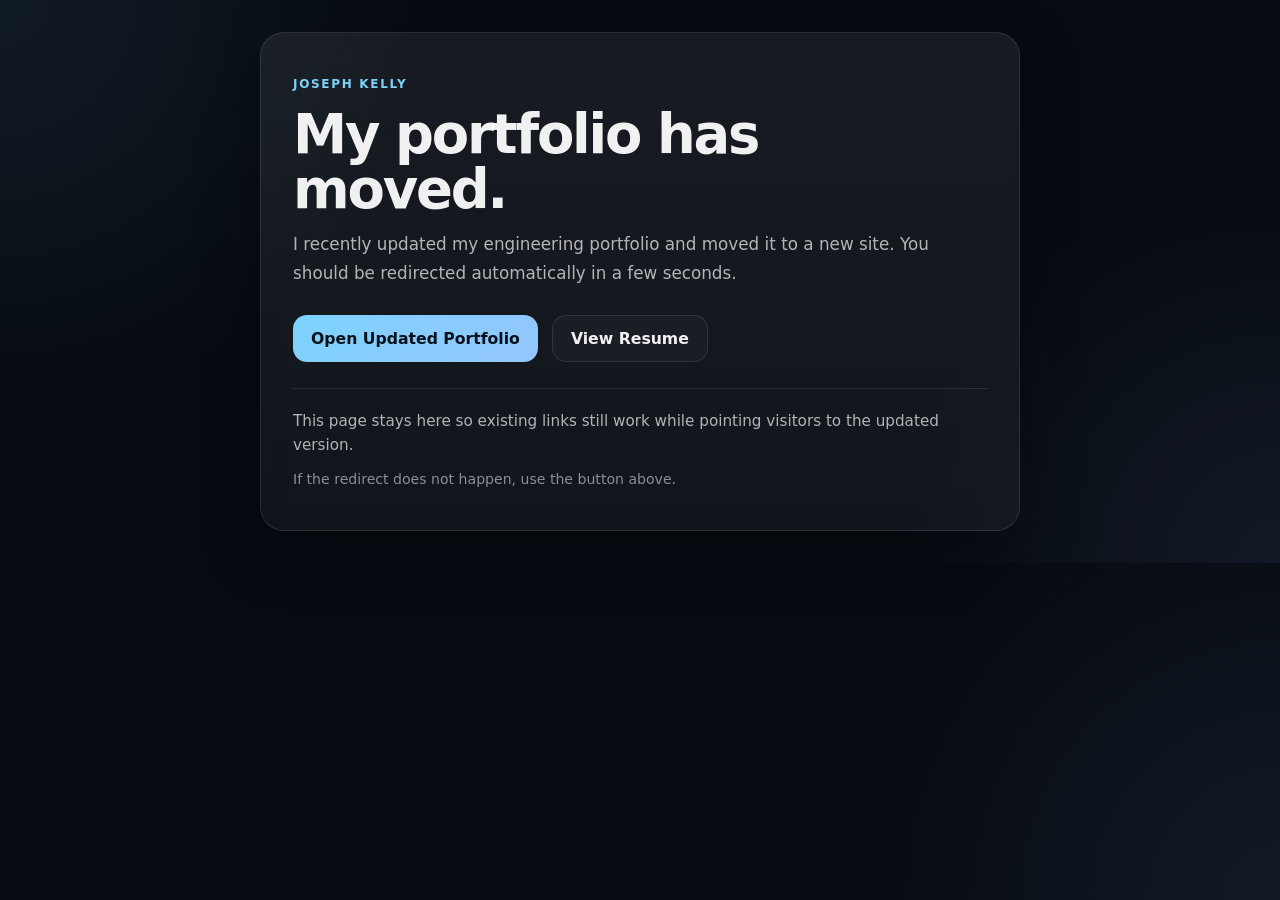
<file: index.html>
<!DOCTYPE html>
<html lang="en">
<head>
  <meta charset="UTF-8" />
  <meta name="viewport" content="width=device-width, initial-scale=1.0" />
  <title>Joseph Kelly | Portfolio</title>
  <meta http-equiv="refresh" content="3; url=https://v0-jgkelly356.vercel.app/" />
  <style>
    :root {
      --bg: #070b12;
      --panel: rgba(255,255,255,0.04);
      --panel-strong: rgba(255,255,255,0.07);
      --border: rgba(255,255,255,0.1);
      --text: rgba(255,255,255,0.94);
      --muted: rgba(255,255,255,0.68);
      --accent: #7dd3fc;
      --accent-2: #93c5fd;
      --shadow: 0 20px 60px rgba(0,0,0,0.35);
    }

    * {
      box-sizing: border-box;
    }

    html, body {
      margin: 0;
      padding: 0;
      min-height: 100%;
      font-family: Inter, ui-sans-serif, system-ui, -apple-system, BlinkMacSystemFont, "Segoe UI", sans-serif;
      background:
        radial-gradient(circle at top left, rgba(125, 211, 252, 0.08), transparent 30%),
        radial-gradient(circle at bottom right, rgba(147, 197, 253, 0.08), transparent 28%),
        var(--bg);
      color: var(--text);
    }

    body {
      display: flex;
      align-items: center;
      justify-content: center;
      padding: 32px 20px;
    }

    .card {
      width: 100%;
      max-width: 760px;
      background: linear-gradient(180deg, var(--panel-strong), var(--panel));
      border: 1px solid var(--border);
      border-radius: 24px;
      box-shadow: var(--shadow);
      padding: 40px 32px;
      backdrop-filter: blur(12px);
    }

    .eyebrow {
      display: inline-block;
      font-size: 12px;
      letter-spacing: 0.14em;
      text-transform: uppercase;
      color: var(--accent);
      margin-bottom: 16px;
      font-weight: 600;
    }

    h1 {
      margin: 0 0 12px 0;
      font-size: clamp(2rem, 5vw, 3.4rem);
      line-height: 1.02;
      letter-spacing: -0.04em;
    }

    p {
      margin: 0;
      color: var(--muted);
      font-size: 1.05rem;
      line-height: 1.7;
      max-width: 60ch;
    }

    .actions {
      display: flex;
      flex-wrap: wrap;
      gap: 14px;
      margin-top: 28px;
    }

    .btn {
      display: inline-flex;
      align-items: center;
      justify-content: center;
      text-decoration: none;
      border-radius: 14px;
      padding: 13px 18px;
      font-weight: 600;
      font-size: 0.98rem;
      transition: transform 0.18s ease, opacity 0.18s ease, border-color 0.18s ease, background 0.18s ease;
    }

    .btn:hover {
      transform: translateY(-1px);
    }

    .btn-primary {
      background: linear-gradient(135deg, var(--accent), var(--accent-2));
      color: #06111c;
    }

    .btn-secondary {
      background: rgba(255,255,255,0.03);
      color: var(--text);
      border: 1px solid var(--border);
    }

    .meta {
      margin-top: 26px;
      padding-top: 20px;
      border-top: 1px solid var(--border);
      color: var(--muted);
      font-size: 0.95rem;
      line-height: 1.6;
    }

    .meta a {
      color: var(--accent);
      text-decoration: none;
    }

    .meta a:hover {
      text-decoration: underline;
    }

    .small {
      margin-top: 10px;
      font-size: 0.88rem;
      color: rgba(255,255,255,0.52);
    }

    @media (max-width: 640px) {
      .card {
        padding: 28px 22px;
        border-radius: 20px;
      }

      p {
        font-size: 1rem;
      }

      .actions {
        flex-direction: column;
      }

      .btn {
        width: 100%;
      }
    }
  </style>
</head>
<body>
  <main class="card">
    <div class="eyebrow">Joseph Kelly</div>
    <h1>My portfolio has moved.</h1>
    <p>
      I recently updated my engineering portfolio and moved it to a new site. You should be redirected automatically in a few seconds.
    </p>

    <div class="actions">
      <a class="btn btn-primary" href="https://v0-jgkelly356.vercel.app/">Open Updated Portfolio</a>
      <a class="btn btn-secondary" href="/Joseph-Kelly-Resume.pdf">View Resume</a>
    </div>

    <div class="meta">
      This page stays here so existing links still work while pointing visitors to the updated version.
      <div class="small">
        If the redirect does not happen, use the button above.
      </div>
    </div>
  </main>
</body>
</html>
</file>
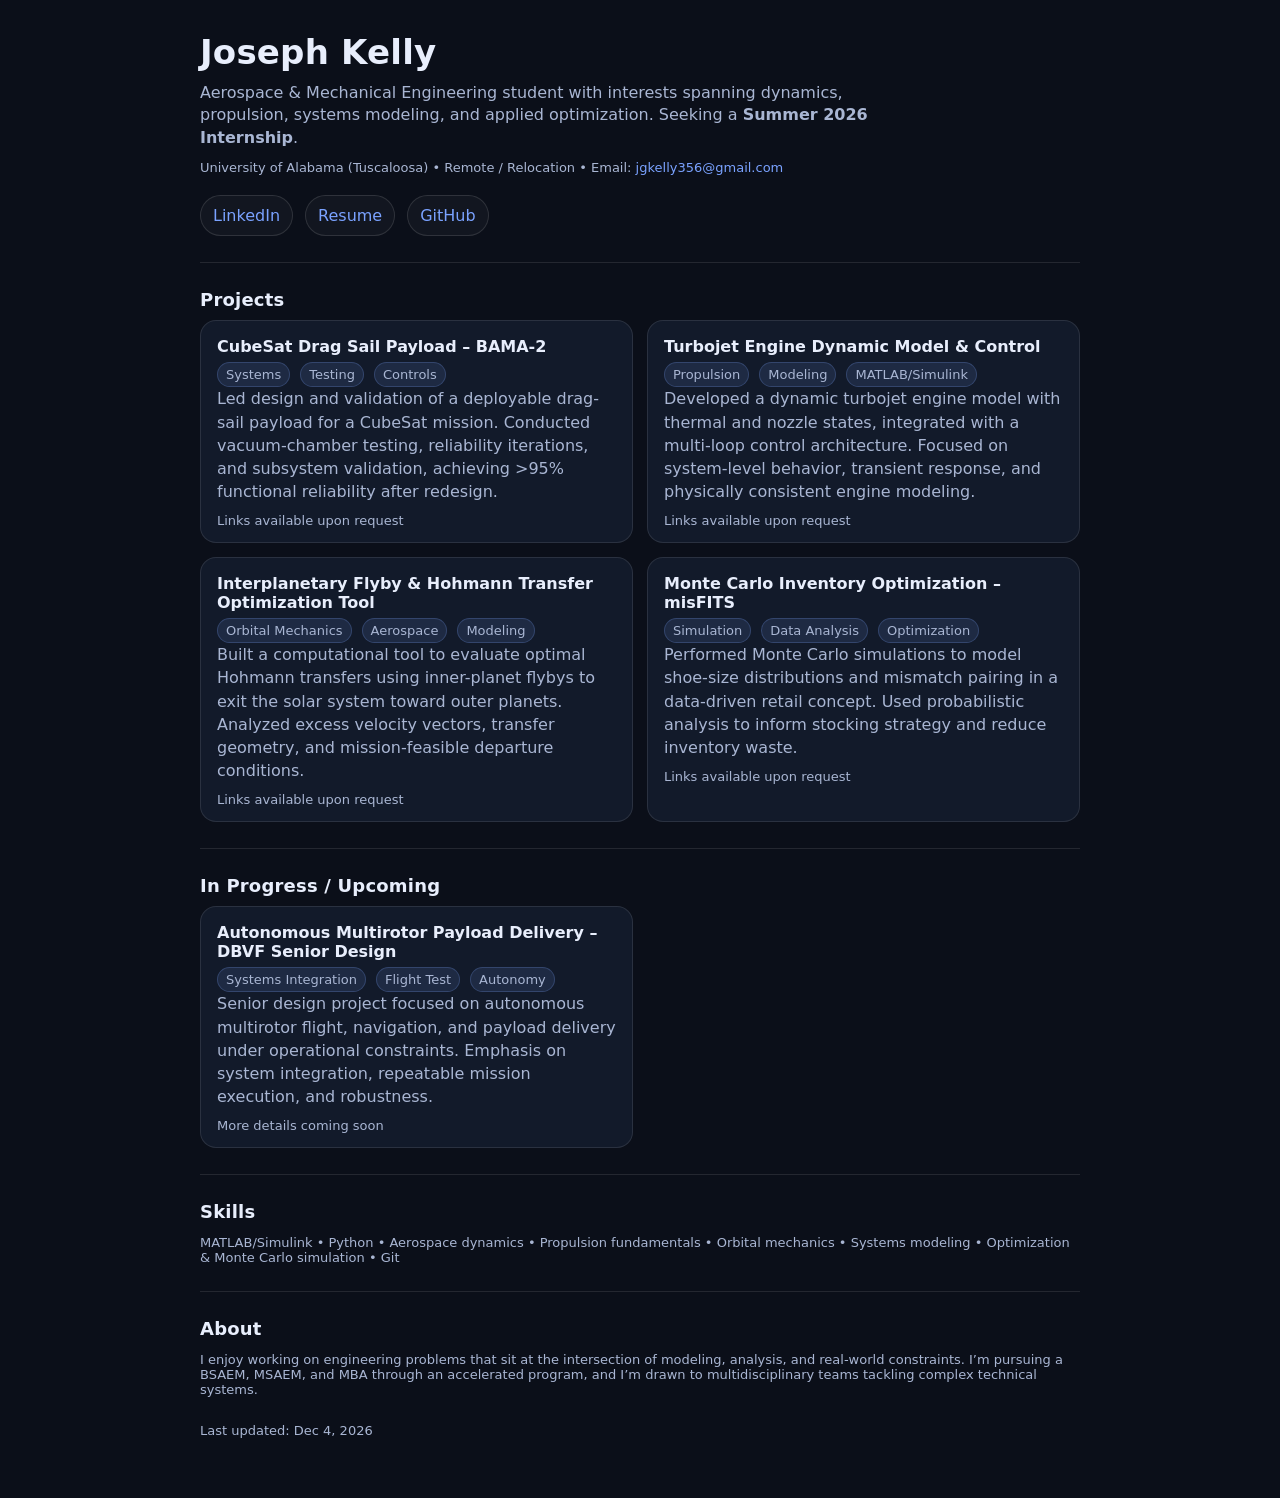
<file: indexold.html>
<!doctype html>
<html lang="en">
<head>
  <meta charset="utf-8" />
  <meta name="viewport" content="width=device-width, initial-scale=1" />
  <title>Joseph Kelly | Engineering Portfolio</title>
  <meta name="description" content="Engineering portfolio for Joseph Kelly." />
  <style>
    :root { --bg:#0b0f19; --card:#121a2a; --text:#e8eefc; --muted:#a9b6d3; --accent:#7aa2ff; }
    * { box-sizing: border-box; }
    body { margin:0; font-family: system-ui, -apple-system, Segoe UI, Roboto, Arial, sans-serif; background:var(--bg); color:var(--text); }
    a { color:var(--accent); text-decoration:none; }
    a:hover { text-decoration:underline; }
    .wrap { max-width: 920px; margin: 0 auto; padding: 32px 20px 60px; }
    header { display:flex; gap:18px; align-items:flex-start; justify-content:space-between; flex-wrap:wrap; }
    .title h1 { margin:0; font-size: 34px; letter-spacing: 0.2px; }
    .title p { margin:10px 0 0; color:var(--muted); line-height:1.4; max-width: 72ch; }
    .links { display:flex; gap:12px; flex-wrap:wrap; }
    .pill { display:inline-block; padding:10px 12px; border:1px solid rgba(255,255,255,0.12); border-radius: 999px; background: rgba(255,255,255,0.03); }
    .pill:hover { border-color: rgba(122,162,255,0.7); }
    hr { border:0; border-top: 1px solid rgba(255,255,255,0.10); margin: 26px 0; }
    h2 { margin: 0 0 10px; font-size: 18px; letter-spacing: 0.2px; }
    .grid { display:grid; grid-template-columns: 1fr; gap:14px; }
    @media (min-width: 820px) { .grid { grid-template-columns: 1fr 1fr; } }
    .card { background: var(--card); border:1px solid rgba(255,255,255,0.10); border-radius: 16px; padding: 16px 16px 14px; }
    .card h3 { margin: 0 0 6px; font-size: 16px; }
    .card p { margin: 0 0 10px; color: var(--muted); line-height: 1.45; }
    .meta { color: var(--muted); font-size: 13px; display:flex; gap:10px; flex-wrap:wrap; align-items:center; }
    .badge { padding: 4px 8px; border-radius: 999px; background: rgba(122,162,255,0.12); border:1px solid rgba(122,162,255,0.22); }
    footer { margin-top: 26px; color: var(--muted); font-size: 13px; }
    .small { font-size: 13px; color: var(--muted); }
  </style>
</head>
<body>
  <div class="wrap">
    <header>
      <div class="title">
        <h1>Joseph Kelly</h1>
        <p>
          Aerospace &amp; Mechanical Engineering student with interests spanning dynamics, propulsion,
          systems modeling, and applied optimization. Seeking a <strong>Summer 2026 Internship</strong>.
        </p>
        <p class="small">University of Alabama (Tuscaloosa) • Remote / Relocation • Email: <a href="mailto:jgkelly356@gmail.com">jgkelly356@gmail.com</a></p>
      </div>

      <div class="links">
        <!-- Replace these links when ready -->
        <a class="pill" href="https://www.linkedin.com/" target="_blank" rel="noreferrer">LinkedIn</a>
        <a class="pill" href="#" target="_blank" rel="noreferrer">Resume</a>
        <a class="pill" href="https://github.com/jgkelly356" target="_blank" rel="noreferrer">GitHub</a>
      </div>
    </header>

    <hr/>

    <section>
      <h2>Projects</h2>
      <div class="grid">
        <div class="card">
          <h3>CubeSat Drag Sail Payload – BAMA-2</h3>
          <div class="meta">
            <span class="badge">Systems</span>
            <span class="badge">Testing</span>
            <span class="badge">Controls</span>
          </div>
          <p>
            Led design and validation of a deployable drag-sail payload for a CubeSat mission.
            Conducted vacuum-chamber testing, reliability iterations, and subsystem validation,
            achieving &gt;95% functional reliability after redesign.
          </p>
          <div class="meta">
            <!-- Add links later if you want -->
            <span>Links available upon request</span>
          </div>
        </div>

        <div class="card">
          <h3>Turbojet Engine Dynamic Model &amp; Control</h3>
          <div class="meta">
            <span class="badge">Propulsion</span>
            <span class="badge">Modeling</span>
            <span class="badge">MATLAB/Simulink</span>
          </div>
          <p>
            Developed a dynamic turbojet engine model with thermal and nozzle states, integrated
            with a multi-loop control architecture. Focused on system-level behavior, transient
            response, and physically consistent engine modeling.
          </p>
          <div class="meta">
            <span>Links available upon request</span>
          </div>
        </div>

        <div class="card">
          <h3>Interplanetary Flyby &amp; Hohmann Transfer Optimization Tool</h3>
          <div class="meta">
            <span class="badge">Orbital Mechanics</span>
            <span class="badge">Aerospace</span>
            <span class="badge">Modeling</span>
          </div>
          <p>
            Built a computational tool to evaluate optimal Hohmann transfers using inner-planet
            flybys to exit the solar system toward outer planets. Analyzed excess velocity vectors,
            transfer geometry, and mission-feasible departure conditions.
          </p>
          <div class="meta">
            <span>Links available upon request</span>
          </div>
        </div>

        <div class="card">
          <h3>Monte Carlo Inventory Optimization – misFITS</h3>
          <div class="meta">
            <span class="badge">Simulation</span>
            <span class="badge">Data Analysis</span>
            <span class="badge">Optimization</span>
          </div>
          <p>
            Performed Monte Carlo simulations to model shoe-size distributions and mismatch
            pairing in a data-driven retail concept. Used probabilistic analysis to inform stocking
            strategy and reduce inventory waste.
          </p>
          <div class="meta">
            <span>Links available upon request</span>
          </div>
        </div>
      </div>
    </section>

    <hr/>

    <section>
      <h2>In Progress / Upcoming</h2>
      <div class="grid">
        <div class="card">
          <h3>Autonomous Multirotor Payload Delivery – DBVF Senior Design</h3>
          <div class="meta">
            <span class="badge">Systems Integration</span>
            <span class="badge">Flight Test</span>
            <span class="badge">Autonomy</span>
          </div>
          <p>
            Senior design project focused on autonomous multirotor flight, navigation, and payload
            delivery under operational constraints. Emphasis on system integration, repeatable
            mission execution, and robustness.
          </p>
          <div class="meta">
            <span>More details coming soon</span>
          </div>
        </div>
      </div>
    </section>

    <hr/>

    <section>
      <h2>Skills</h2>
      <p class="small">
        MATLAB/Simulink • Python • Aerospace dynamics • Propulsion fundamentals • Orbital mechanics •
        Systems modeling • Optimization &amp; Monte Carlo simulation • Git
      </p>
    </section>

    <hr/>

    <section>
      <h2>About</h2>
      <p class="small">
        I enjoy working on engineering problems that sit at the intersection of modeling, analysis,
        and real-world constraints. I’m pursuing a BSAEM, MSAEM, and MBA through an accelerated program,
        and I’m drawn to multidisciplinary teams tackling complex technical systems.
      </p>
    </section>

    <footer>
      Last updated: <span id="date"></span>
    </footer>
  </div>

  <script>
    const d = new Date();
    document.getElementById("date").textContent =
      d.toLocaleDateString(undefined, { year:"numeric", month:"short", day:"numeric" });
  </script>
</body>
</html>
</file>
